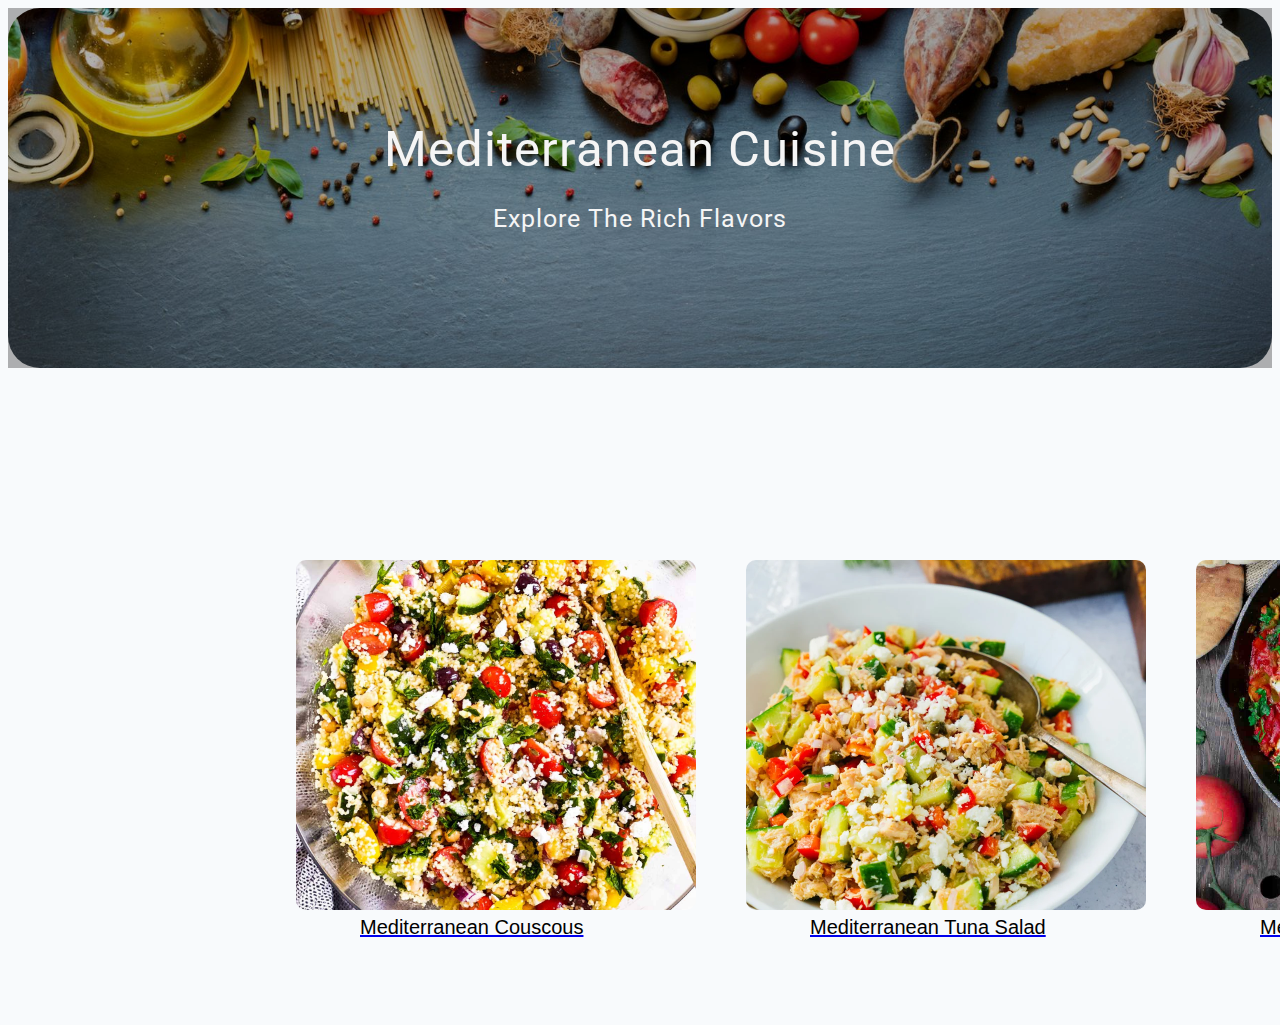
<file: index.html>
<!DOCTYPE html>
<html lang="en">

<head>
    <meta charset="UTF-8">
    <meta http-equiv="X-UA-Compatible" content="IE=edge">
    <meta name="viewport" content="width=device-width, initial-scale=1.0">
    <link rel="stylesheet" href="css/style.css">
    <title>Malek Recipes</title>
</head>

<body>
    <!--Main page-->
    <div class="page">
        <header class="hero">
            <div class="hero-container">
                <div class="hero-text">
                    <h1>Mediterranean Cuisine</h1>
                    <h4>explore the rich flavors</h4>                    
                </div>
            </div>
        </header>        
    </div>
    <!-- recipes container-->
    <section class="recipes-container">
        <div class="recipes-list">
            <!--Mediterranean Couscous-->
            <a href="./recipes/couscous.html" class="recipe">
                <img src="./images/couscous1.jpg" alt="Couscous" class="img recipe-img"/>
                <p>Mediterranean Couscous</p>
            </a>
            <!--Mediterranean Tuna Salad-->
            <a href="./recipes/mediterranean_Tuna_Salad.html" class="recipe">
                <img src="./images/tunasalad2.webp" alt="Mediterranean Tuna Salad" class="img recipe-img"/>
                <p>Mediterranean Tuna Salad</p>
            </a>
            <!--Couscous-->
            <a href="./recipes/shakshuka.html" class="recipe">
                <img src="./images/shakshuka.jpg" alt="shakshuka" class="img recipe-img"/>
                <p>Mediterranean Shakshuka</p>
            </a>

        </div>
    </section>
    
</body>

</html>
</file>
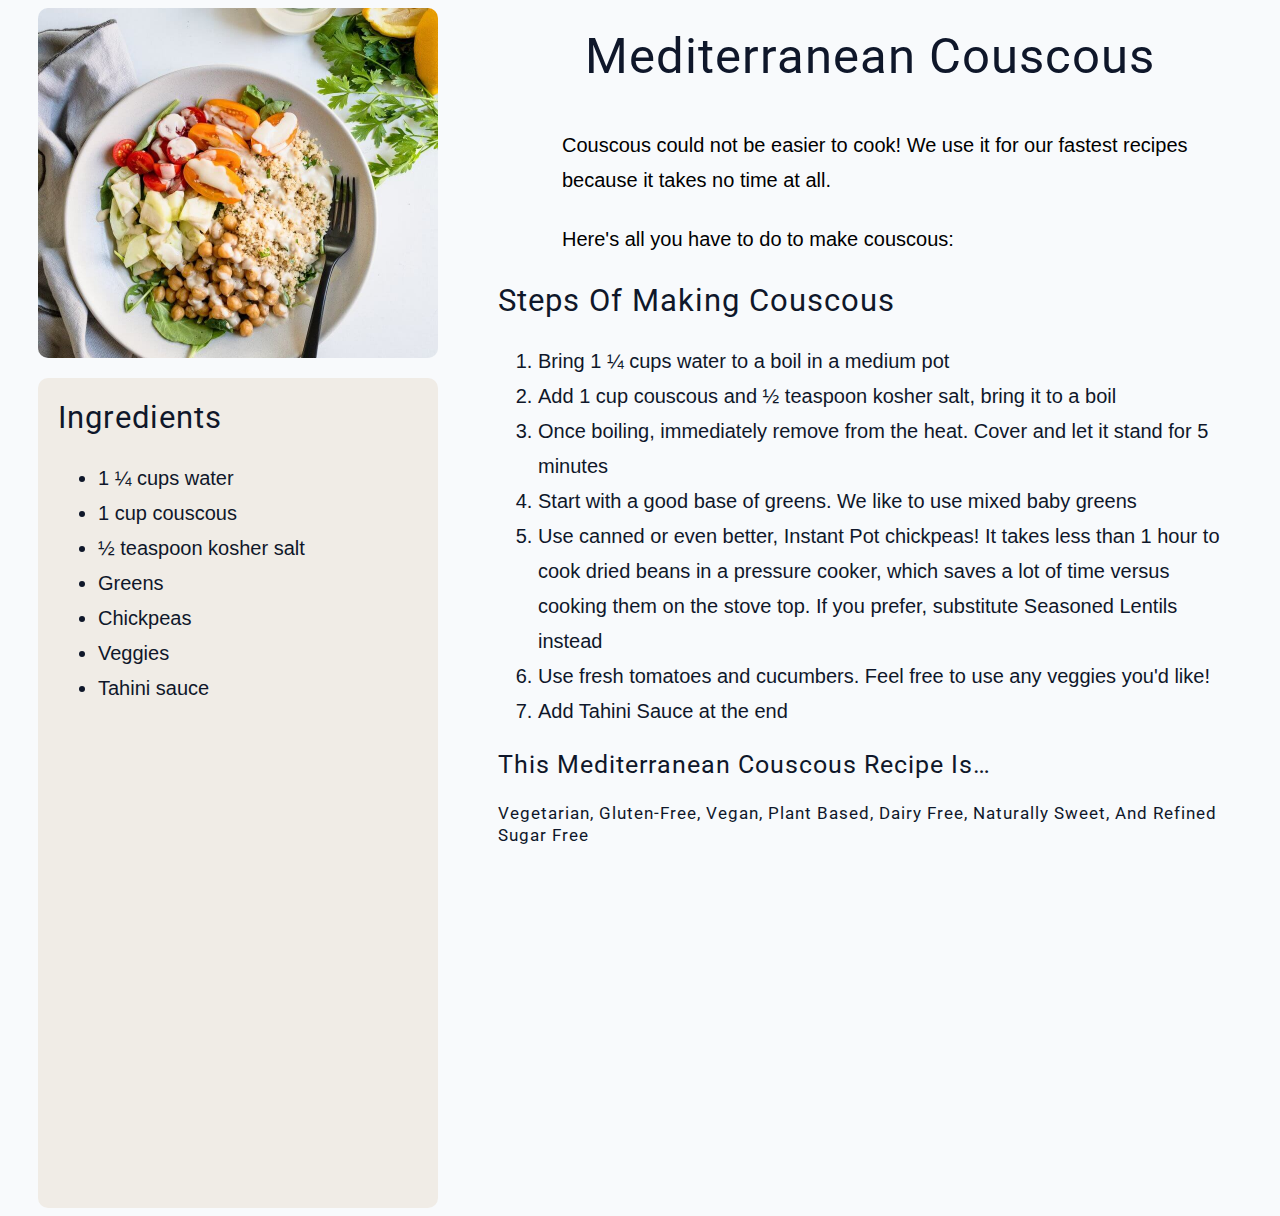
<file: recipes/couscous.html>
<!DOCTYPE html>
<html lang="en">

<head>
    <meta charset="UTF-8">
    <meta http-equiv="X-UA-Compatible" content="IE=edge">
    <meta name="viewport" content="width=device-width, initial-scale=1.0">
    <link rel="stylesheet" href="../css/style.css">
    <title>How to make Couscous</title>
</head>

<body>
    <div class="recipe-container">

        <div class="left-side">
            <img src="../images/couscous.jpg" alt="Mediterranean Couscous" class="img recipe-img" />
            <div class="ingredients">
                <h3>Ingredients</h3>
                <ul>
                    <li>1 ¼ cups water</li>
                    <li>1 cup couscous</li>
                    <li>½ teaspoon kosher salt</li>
                    <li>Greens</li>
                    <li>Chickpeas</li>
                    <li>Veggies</li>
                    <li>Tahini sauce</li>
                </ul>
            </div>
        </div>
        <div class="right-side">
            <div class="title">
                <h1>Mediterranean Couscous</h1>
            </div>
            <div class="right-top">

                <p>Couscous could not be easier to cook! We use it for our fastest recipes because it takes no time at
                    all.</p>
                <p>Here's all you have to do to make couscous:</p>
            </div>
            <div class="steps">
                <h3>Steps of making Couscous</h3>
                <ol>
                    <li>Bring 1 ¼ cups water to a boil in a medium pot</li>
                    <li>Add 1 cup couscous and ½ teaspoon kosher salt, bring it to a boil</li>
                    <li>Once boiling, immediately remove from the heat. Cover and let it stand for 5 minutes</li>
                    <li>Start with a good base of greens. We like to use mixed baby greens</li>
                    <li>Use canned or even better, Instant Pot chickpeas! It takes less than 1 hour to
                        cook dried beans in a pressure cooker, which saves a lot of time versus cooking them on
                        the stove top. If you prefer, substitute Seasoned Lentils instead</li>
                    <li>Use fresh tomatoes and cucumbers. Feel free to use any veggies you'd like!</li>
                    <li>Add Tahini Sauce at the end</li>
                </ol>

                <h4>This Mediterranean couscous recipe is…</h4>
                <h5>Vegetarian, gluten-free, vegan, plant based, dairy free, naturally sweet, and refined sugar free</h5>

            </div>
        </div>
</body>

</html>
</file>
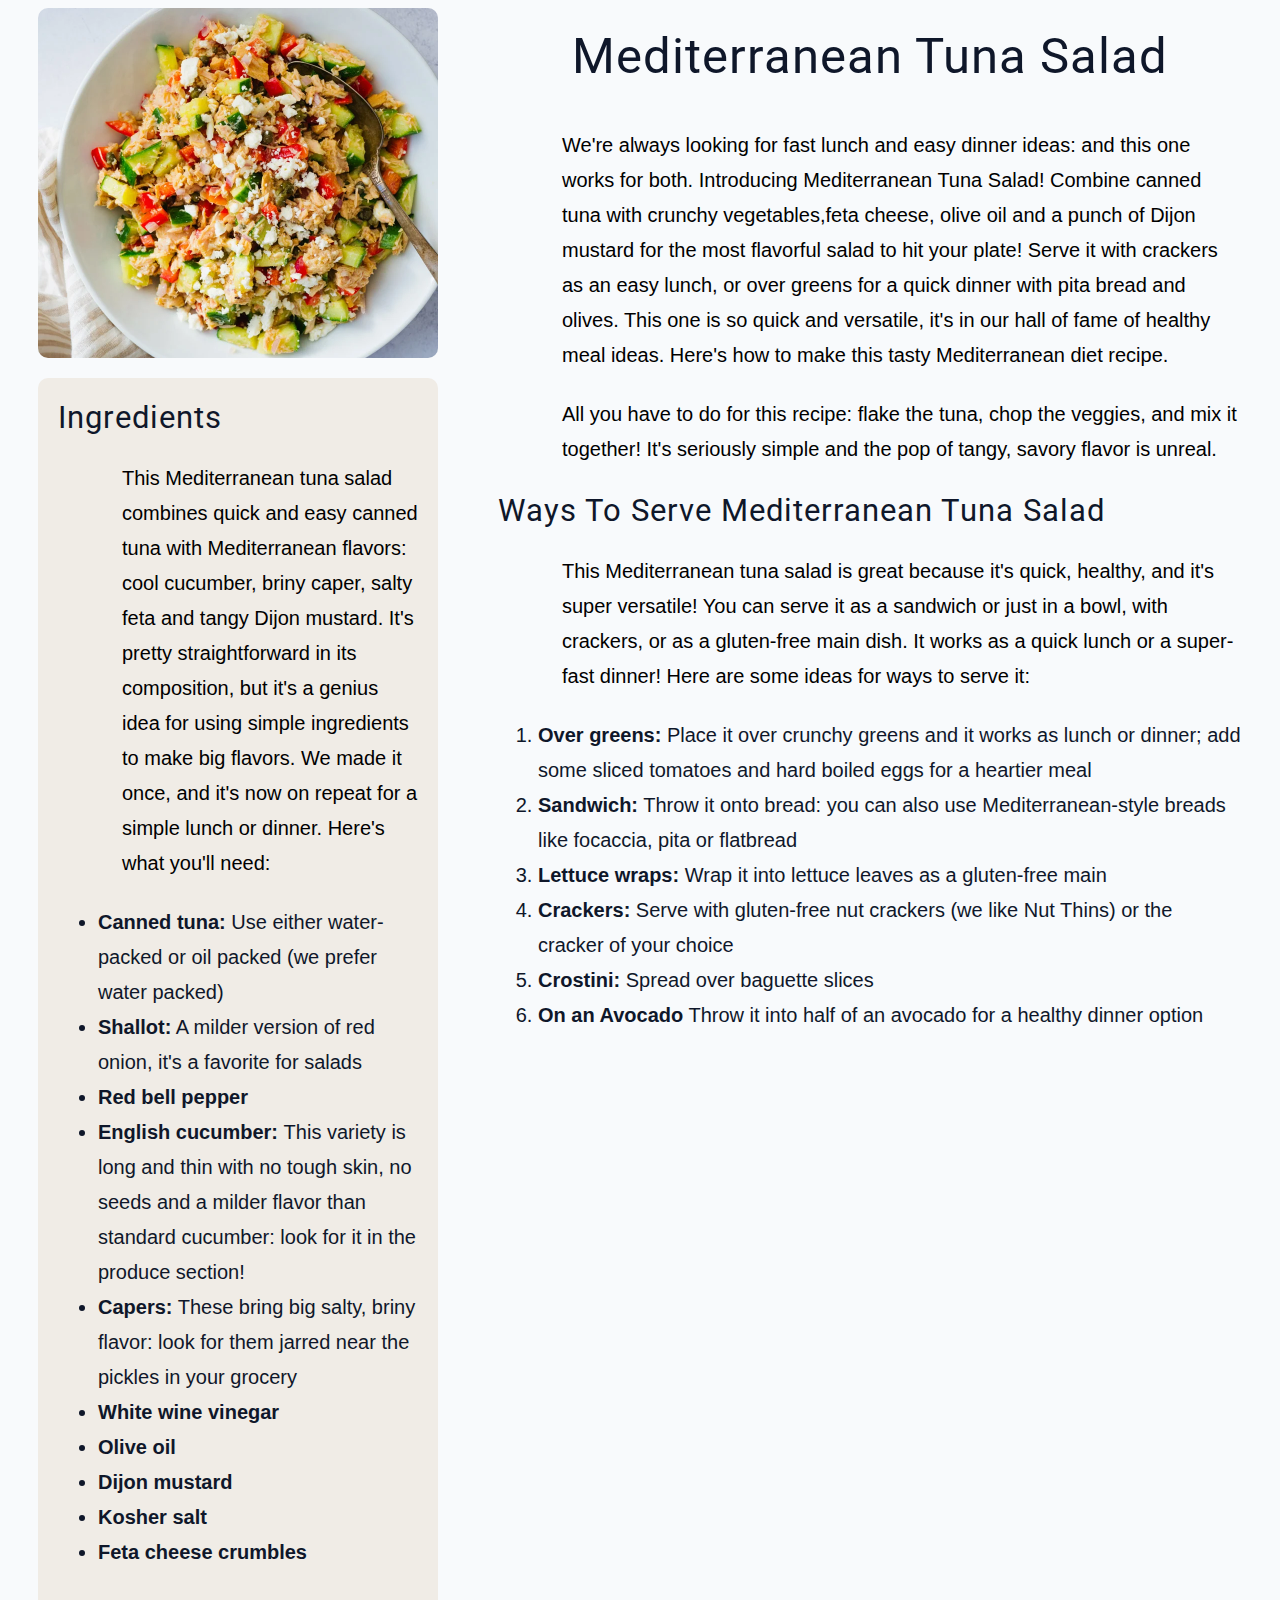
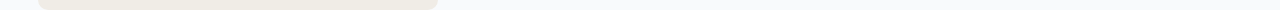
<file: recipes/mediterranean_Tuna_Salad.html>
<!DOCTYPE html>
<html lang="en">

<head>
    <meta charset="UTF-8">
    <meta http-equiv="X-UA-Compatible" content="IE=edge">
    <meta name="viewport" content="width=device-width, initial-scale=1.0">
    <link rel="stylesheet" href="../css/style.css">
    <title>Mediterranean Tuna Salad</title>
</head>

<body>
    <div class="recipe-container">

        <div class="left-side">
            <img src="../images/tunasalad.webp" alt="Mediterranean Tuna Salad" class="img recipe-img" />
            <div class="ingredients">
                <h3>Ingredients</h3>
                <p>This Mediterranean tuna salad combines quick and easy canned tuna with Mediterranean flavors: cool
                    cucumber, briny caper, salty feta and tangy Dijon mustard.
                    It's pretty straightforward in its composition, but it's a genius idea for using simple ingredients
                    to make big flavors.
                    We made it once, and it's now on repeat for a simple lunch or dinner. Here's what you'll need:</p>
                <ul>
                    <li><strong>Canned tuna:</strong> Use either water-packed or oil packed (we prefer water packed)
                    </li>
                    <li><strong>Shallot:</strong> A milder version of red onion, it's a favorite for salads</li>
                    <li><strong>Red bell pepper</strong></li>
                    <li><strong>English cucumber: </strong> This variety is long and thin with no tough skin, no seeds
                        and a milder
                        flavor than standard cucumber: look for it in the produce section!</li>
                    <li><strong>Capers:</strong> These bring big salty, briny flavor: look for them jarred near the
                        pickles in your grocery</li>
                    <li><strong>White wine vinegar</strong></li>
                    <li><strong>Olive oil</strong></li>
                    <li><strong>Dijon mustard</strong></li>
                    <li><strong>Kosher salt</strong></li>
                    <li><strong>Feta cheese crumbles</strong></li>
                </ul>
            </div>
        </div>
        <div class="right-side">
            <div class="title">
                <h1>Mediterranean Tuna Salad</h1>
            </div>
            <div class="right-top">
                <p>We're always looking for fast lunch and easy dinner ideas: and this one works for both.
                    Introducing Mediterranean Tuna Salad! Combine canned tuna with crunchy vegetables,feta cheese,
                    olive oil and a punch of Dijon mustard for the most flavorful salad to hit your plate!
                    Serve it with crackers as an easy lunch, or over greens for a quick dinner with pita bread and
                    olives.
                    This one is so quick and versatile, it's in our hall of fame of healthy meal ideas. Here's how to
                    make this tasty Mediterranean diet recipe.</p>
                <p>All you have to do for this recipe: flake the tuna, chop the veggies, and mix it together! It's
                    seriously simple and the pop of tangy, savory flavor is unreal.</p>
            </div>
            <div class="steps">
                <h3>Ways to serve Mediterranean tuna salad</h3>
                <p>This Mediterranean tuna salad is great because it's quick, healthy, and it's super versatile! You can
                    serve it as a sandwich or just in a bowl,
                    with crackers, or as a gluten-free main dish. It works as a quick lunch or a super-fast dinner! Here
                    are some ideas for ways to serve it:</p>

                <ol>
                    <li><strong>Over greens:</strong> Place it over crunchy greens and it works as lunch or dinner; add
                        some sliced tomatoes and hard boiled eggs for a heartier meal</li>
                    <li><strong>Sandwich:</strong> Throw it onto bread: you can also use Mediterranean-style breads like
                        focaccia, pita or flatbread</li>
                    <li><strong>Lettuce wraps:</strong> Wrap it into lettuce leaves as a gluten-free main</li>
                    <li><strong>Crackers:</strong> Serve with gluten-free nut crackers (we like Nut Thins) or the
                        cracker of your choice</li>
                    <li><strong>Crostini:</strong> Spread over baguette slices</li>
                    <li><strong>On an Avocado</strong> Throw it into half of an avocado for a healthy dinner option</li>
                </ol>
</body>

</html>
</file>
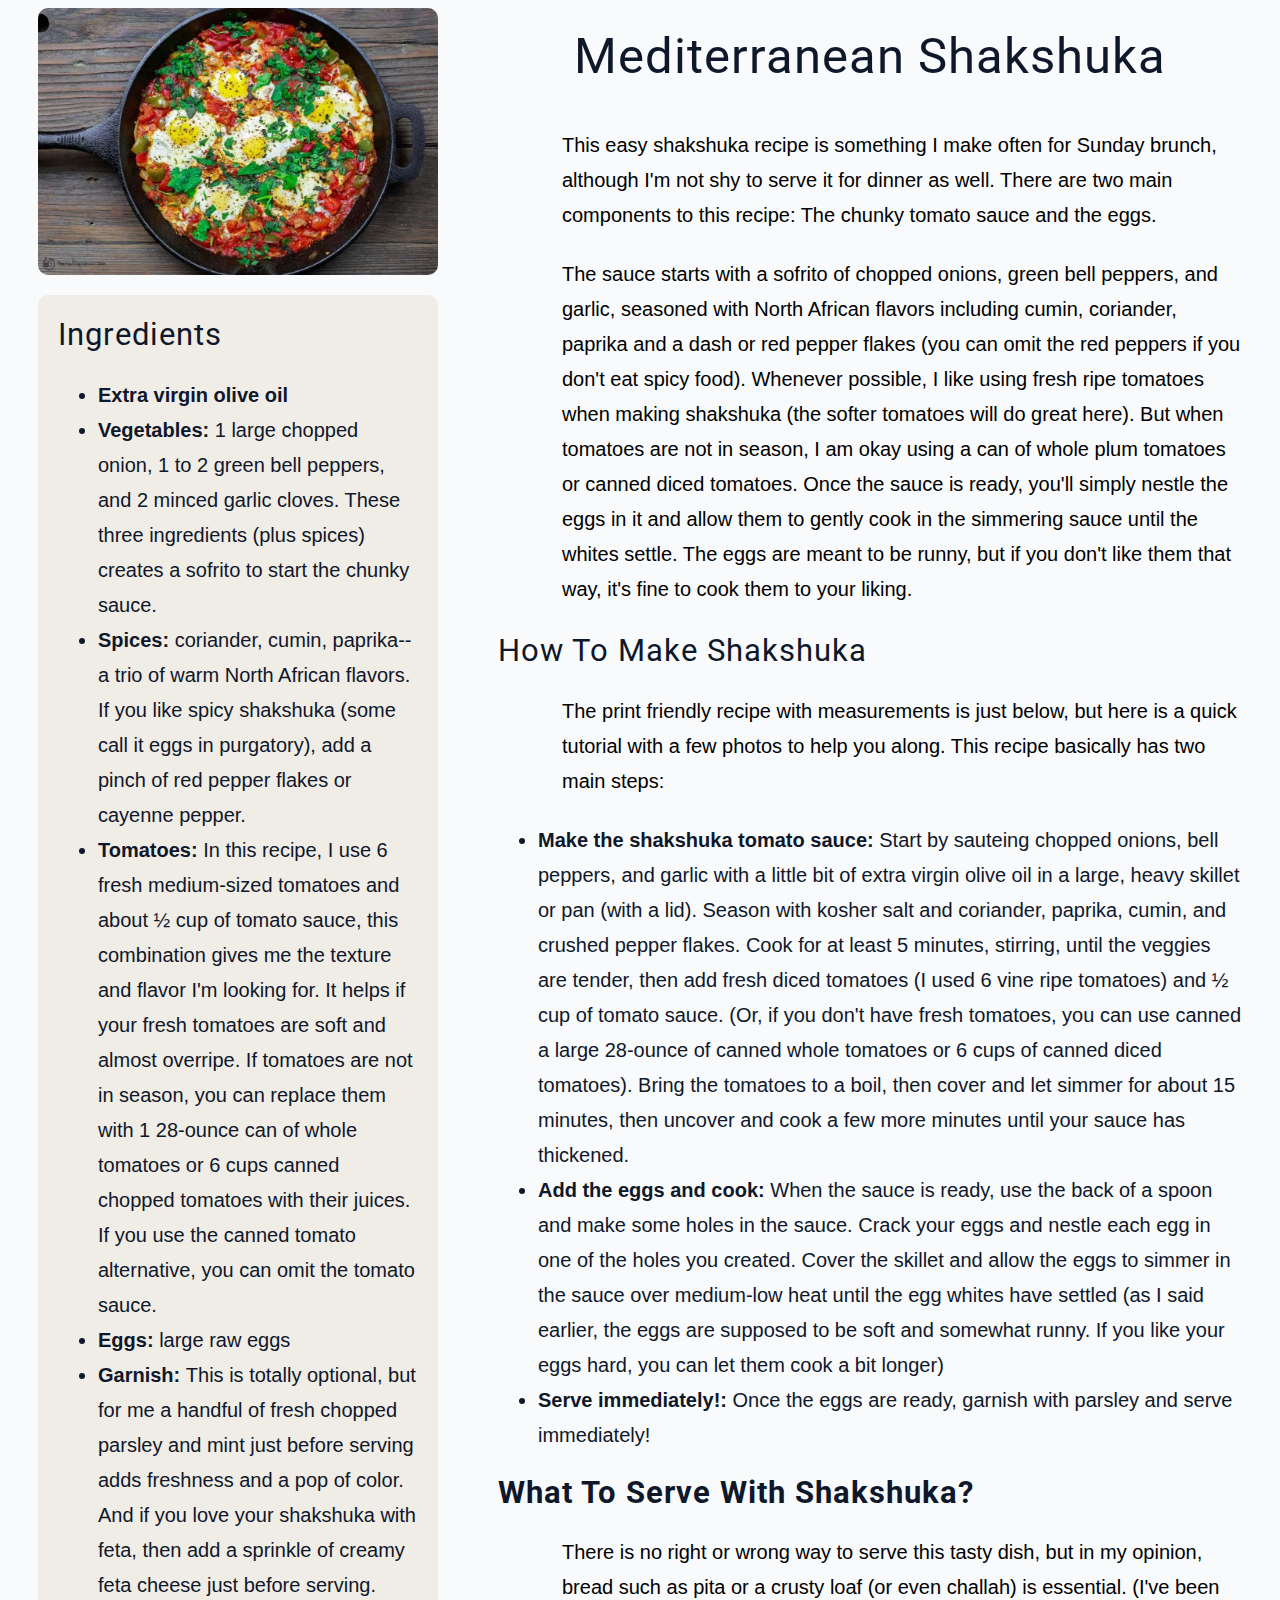
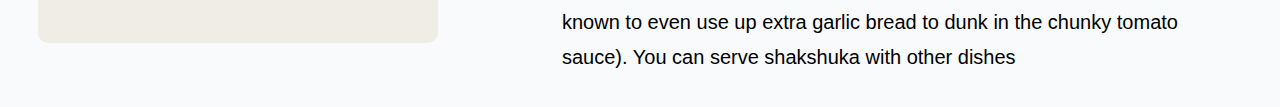
<file: recipes/shakshuka.html>
<!DOCTYPE html>
<html lang="en">

<head>
    <meta charset="UTF-8">
    <meta http-equiv="X-UA-Compatible" content="IE=edge">
    <meta name="viewport" content="width=device-width, initial-scale=1.0">
    <link rel="stylesheet" href="../css/style.css">

</head>

<body>
    <div class="recipe-container">
        
        <div class="left-side">
            <img src="../images/shakshuka2.jpg" alt="shakshuka" class="img recipe-img" />
            <div class="ingredients">
                <h3>Ingredients</h3>
                <ul>
                    <li><strong>Extra virgin olive oil</strong></li>
                    <li><strong>Vegetables: </strong>1 large chopped onion, 1 to 2 green bell peppers, and 2 minced
                        garlic
                        cloves. These three ingredients (plus spices) creates a sofrito to start the chunky sauce.
                    </li>
                    <li><strong>Spices: </strong>coriander, cumin, paprika-- a trio of warm North African flavors.
                        If you
                        like spicy shakshuka (some call it eggs in purgatory), add a pinch of red pepper flakes or
                        cayenne
                        pepper.</li>
                    <li><strong>Tomatoes:</strong> In this recipe, I use 6 fresh medium-sized tomatoes and about ½
                        cup of
                        tomato sauce, this combination gives me the texture and flavor I'm looking for.
                        It helps if your fresh tomatoes are soft and almost overripe. If tomatoes are not in season,
                        you can
                        replace them with 1 28-ounce can of whole tomatoes or 6 cups canned chopped tomatoes with
                        their
                        juices.
                        If you use the canned tomato alternative, you can omit the tomato sauce.</li>
                    <li><strong>Eggs: </strong>large raw eggs</li>
                    <li><strong>Garnish: </strong>This is totally optional, but for me a handful of fresh chopped
                        parsley
                        and mint just before serving adds freshness and a pop of color.
                        And if you love your shakshuka with feta, then add a sprinkle of creamy feta cheese just
                        before
                        serving.</li>
                </ul>
            </div>
        </div>
        <div class="right-side">
            <div class="title">
                <h1>Mediterranean Shakshuka</h1>
            </div>
            <div class="right-top">
            
            <p>This easy shakshuka recipe is something I make often for Sunday brunch,
                although I'm not shy to serve it for dinner as well.
                There are two main components to this recipe: The chunky tomato sauce and the eggs.</p>
            <p>The sauce starts with a sofrito of chopped onions, green bell peppers, and garlic,
                seasoned with North African flavors including cumin, coriander, paprika and a dash or red pepper
                flakes
                (you can omit the red peppers if you don't eat spicy food).
                Whenever possible, I like using fresh ripe tomatoes when making shakshuka (the softer tomatoes will
                do great here).
                But when tomatoes are not in season, I am okay using a can of whole plum tomatoes or canned diced
                tomatoes.
                Once the sauce is ready, you'll simply nestle the eggs in it and allow them to gently cook in the
                simmering sauce until the whites settle.
                The eggs are meant to be runny, but if you don't like them that way, it's fine to cook them to your
                liking.</p>
            </div>
            <div class="steps">
                <h3>How to Make Shakshuka</h3>
                <p>The print friendly recipe with measurements is just below, but here is a quick tutorial with a few
                    photos
                    to help you along. This recipe basically has two main steps:</p>

                <ul>
                    <li><strong>Make the shakshuka tomato sauce: </strong>Start by sauteing chopped onions, bell
                        peppers,
                        and garlic with a little bit of extra virgin olive oil in a large, heavy skillet or pan (with a
                        lid). Season with kosher salt and coriander, paprika, cumin, and crushed pepper flakes. Cook for
                        at
                        least 5 minutes, stirring, until the veggies are tender, then add fresh diced tomatoes (I used 6
                        vine ripe tomatoes) and ½ cup of tomato sauce. (Or, if you don't have fresh tomatoes, you can
                        use
                        canned a large 28-ounce of canned whole tomatoes or 6 cups of canned diced tomatoes). Bring the
                        tomatoes to a boil, then cover and let simmer for about 15 minutes, then uncover and cook a few
                        more
                        minutes until your sauce has thickened.</li>
                    <li><strong>Add the eggs and cook: </strong>When the sauce is ready, use the back of a spoon and
                        make
                        some holes in the sauce. Crack your eggs and nestle each egg in one of the holes you created.
                        Cover
                        the skillet and allow the eggs to simmer in the sauce over medium-low heat until the egg whites
                        have
                        settled (as I said earlier, the eggs are supposed to be soft and somewhat runny. If you like
                        your
                        eggs hard, you can let them cook a bit longer)</li>
                    <li><strong>Serve immediately!: </strong>Once the eggs are ready, garnish with parsley and serve
                        immediately!</li>
                </ul>
                <h3><strong>What to serve with Shakshuka?</strong></h3>
            <p>There is no right or wrong way to serve this tasty dish, but in my opinion, bread such as pita or
                a
                crusty loaf (or even challah) is essential. (I've been known to even use up extra garlic bread
                to dunk
                in the chunky tomato sauce). You can serve shakshuka with other dishes</p>
            </div>
        </div>       
    </div>
</body>

</html>
</file>
<file: css/style.css>
@import url('https://fonts.googleapis.com/css2?family=Roboto:wght@400;500;600&family=Montserrat&display=swap');
html {
  font-size: 100%;
} 
/*Main page*/
body {
    background:#f8fafc;
    font-family: 'Nunito', sans-serif;
    font-weight: 400px;
    line-height: 1.75;
    color:#0f172a;
}
p {
    margin-top: 0;
    margin-bottom: 1.5rem;
    max-width: 40em;
}
h1, h2, h3, h4, h5 {
  margin: 0;
  margin-bottom: 1.38rem;
  font-family: 'Roboto', sans-serif;
  font-weight: 400;
  line-height: 1.3;
  text-transform: capitalize;
  letter-spacing:1px;
}
h1 {
    margin-top: 0;
    font-size: 3.052rem;
  }
  
  h2 {
    font-size: 2.441rem;
  }
  
  h3 {
    font-size: 1.953rem;
  }
  
  h4 {
    font-size: 1.563rem;
  }

  .img {
    width: 400px;
    height: 700px;
    display: block;
    object-fit: cover;
    border-radius: 10px;
    
  }

.hero {
    height: 40vh;
    background: url('../images/medi.jpg') center/cover no-repeat;
    margin-bottom: 2rem;
    border-radius: 2rem;
    position: relative;

}
.hero-container {
    position: absolute;
    width: 100%;
    height: 100%;
    top: 0;
    left: 0;
    background: rgba(0, 0, 0, 0.3);
    display: flex;
    align-items: center;
    justify-content: center;
}

.hero-text {
    text-align: center;
    color: whitesmoke;
    font-size: 3rem;
    
}
.recipes-container {
    gap: 2rem 1rem;
    padding-left: 15rem;
    padding-top: 10rem;
}
.recipes-list {
    display: flex;
    flex-direction: row;    
    gap : 50px;
    padding-bottom: 3rem;
    padding-left: 3rem;

}
p{
    font-size: 1.25rem;
    align-items: center;
    color: black;
    text-underline-offset: none;
    padding-left: 4rem;

  }


  /* Recipe CSS*/

  .recipe-container {
    display: flex;
    flex-direction: row;
    justify-content: center;
    font-size: 20px;
    gap: 30px;


  }
  .title {
      
    display: flex;
    flex-direction: column;
    justify-content: center;
    text-align: center;
    height: 120px;
   
    
  }
  .recipe-img{
    height: 350px;
    border-radius: 10px;
  }
  .left-side {
    display: flex;
    flex-direction: column;
    gap: 20px;
    padding-left: 30px;
    width: 420px;
    height: 1200px;
  }
  .ingredients {
    border-radius: 10px;
    background-color: rgb(240, 236, 230);
    padding:20px;
    flex-grow: 3;
  }

  .right-top {
    background-color: aqua;
    border-radius: 2px;    
    flex-direction:column;  
    text-align: left;
    align-items: center;
    padding-top: 1rem;
    margin-top: 20px;
    display: contents;
    

  }
  .steps {
    display: contents;
    margin-top:20px;
    background-color: yellow;
    border-radius: 10px;
    border:2px solid rgb(71, 71, 71);
    

  }
  .right-side,
.steps{
    padding:0 30px 0px 30px;
}
</file>
